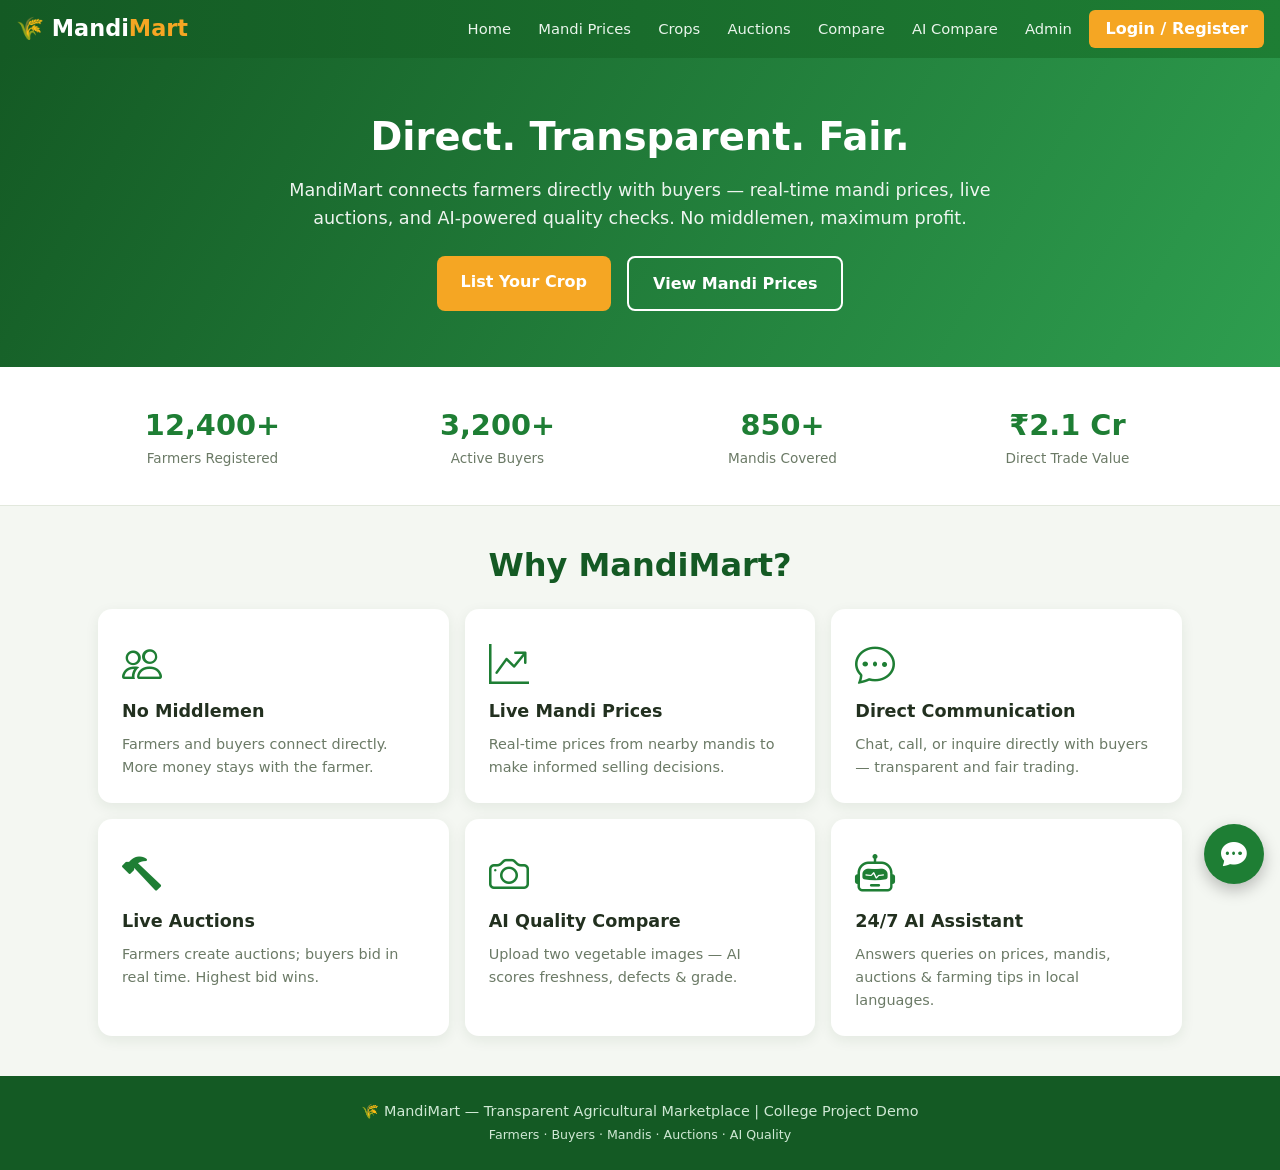
<file: index.html>
<!DOCTYPE html>
<html lang="en">
<head>

<meta charset="UTF-8">
<meta name="viewport" content="width=device-width, initial-scale=1.0">

<title>MandiMart – Direct Farmer-to-Buyer Marketplace</title>

<!-- Bootstrap CSS -->
<link href="https://cdn.jsdelivr.net/npm/bootstrap@5.3.0/dist/css/bootstrap.min.css" rel="stylesheet">

<!-- Bootstrap Icons -->
<link href="https://cdn.jsdelivr.net/npm/bootstrap-icons@1.10.0/font/bootstrap-icons.css" rel="stylesheet">

<!-- Custom CSS -->
<link rel="stylesheet" href="./style.css">

</head>
<body>
    <!-- ===== NAVBAR ===== -->
    <nav class="navbar-mandi">
        <a class="brand" href="index.html">🌾 Mandi<span>Mart</span></a>
        <div class="nav-links">
            <a href="index.html">Home</a>
            <a href="mandi.html">Mandi Prices</a>
            <a href="crops.html">Crops</a>
            <a href="auctions.html">Auctions</a>
            <a href="compare.html">Compare</a>
            <a href="aicompare.html">AI Compare</a>
            <a href="admin.html">Admin</a>
            <button class="btn-login" onclick="window.location.href='login.html'">Login / Register</button>
        </div>
    </nav>

    <!-- ===== HERO SECTION ===== -->
    <div class="hero">
        <h1>Direct. Transparent. Fair.</h1>
        <p>MandiMart connects farmers directly with buyers — real-time mandi prices, live auctions, and AI-powered quality checks. No middlemen, maximum profit.</p>
        <div class="hero-buttons">
            <a href="crops.html" class="btn-hero-primary">List Your Crop</a>
            <a href="mandi.html" class="btn-hero-secondary">View Mandi Prices</a>
        </div>
    </div>

    <!-- ===== STATS STRIP ===== -->
    <div class="stats-strip">
        <div class="container">
            <div class="row">
                <div class="col-6 col-md-3 stat-card">
                    <div class="num">12,400+</div>
                    <div class="lbl">Farmers Registered</div>
                </div>
                <div class="col-6 col-md-3 stat-card">
                    <div class="num">3,200+</div>
                    <div class="lbl">Active Buyers</div>
                </div>
                <div class="col-6 col-md-3 stat-card">
                    <div class="num">850+</div>
                    <div class="lbl">Mandis Covered</div>
                </div>
                <div class="col-6 col-md-3 stat-card">
                    <div class="num">₹2.1 Cr</div>
                    <div class="lbl">Direct Trade Value</div>
                </div>
            </div>
        </div>
    </div>

    <!-- ===== WHY MANDIMART ===== -->
    <main class="container">
        <section class="section">
            <h2>Why MandiMart?</h2>
            <div class="row g-3">
                <div class="col-md-4">
                    <div class="feature-card">
                        <i class="bi bi-people feature-icon"></i>
                        <div class="feature-title">No Middlemen</div>
                        <p class="feature-text">Farmers and buyers connect directly. More money stays with the farmer.</p>
                    </div>
                </div>
                <div class="col-md-4">
                    <div class="feature-card">
                        <i class="bi bi-graph-up-arrow feature-icon"></i>
                        <div class="feature-title">Live Mandi Prices</div>
                        <p class="feature-text">Real-time prices from nearby mandis to make informed selling decisions.</p>
                    </div>
                </div>
                <div class="col-md-4">
                    <div class="feature-card">
                        <i class="bi bi-chat-dots feature-icon"></i>
                        <div class="feature-title">Direct Communication</div>
                        <p class="feature-text">Chat, call, or inquire directly with buyers — transparent and fair trading.</p>
                    </div>
                </div>
                <div class="col-md-4">
                    <div class="feature-card">
                        <i class="bi bi-hammer feature-icon"></i>
                        <div class="feature-title">Live Auctions</div>
                        <p class="feature-text">Farmers create auctions; buyers bid in real time. Highest bid wins.</p>
                    </div>
                </div>
                <div class="col-md-4">
                    <div class="feature-card">
                        <i class="bi bi-camera feature-icon"></i>
                        <div class="feature-title">AI Quality Compare</div>
                        <p class="feature-text">Upload two vegetable images — AI scores freshness, defects & grade.</p>
                    </div>
                </div>
                <div class="col-md-4">
                    <div class="feature-card">
                        <i class="bi bi-robot feature-icon"></i>
                        <div class="feature-title">24/7 AI Assistant</div>
                        <p class="feature-text">Answers queries on prices, mandis, auctions & farming tips in local languages.</p>
                    </div>
                </div>
            </div>
        </section>
    </main>

    <!-- ===== FOOTER ===== -->
    <footer>
        🌾 MandiMart — Transparent Agricultural Marketplace | College Project Demo<br>
        <small>Farmers · Buyers · Mandis · Auctions · AI Quality</small>
    </footer>

    <!-- Chat FAB -->
    <button class="chat-fab" onclick="toggleChat()"><i class="bi bi-chat-dots-fill"></i></button>
    
    <!-- Chat Box -->
    <div class="chat-box" id="chatBox">
        <div class="chat-head">
            <span><i class="bi bi-robot"></i> MandiBot Assistant</span>
            <button onclick="toggleChat()">✕</button>
        </div>
        <div class="chat-body" id="chatBody">
            <div class="msg bot">👋 Namaste! I'm MandiBot. Ask me about mandi prices, auctions, crops, or farming tips.</div>
        </div>
        <div class="chat-input">
            <input id="chatInput" placeholder="Type your question..." onkeydown="if(event.key==='Enter')sendChat()">
            <button onclick="sendChat()"><i class="bi bi-send"></i></button>
        </div>
    </div>

    <!-- Scripts -->
    <script src="https://cdn.jsdelivr.net/npm/bootstrap@5.3.0/dist/js/bootstrap.bundle.min.js"></script>
<script src="./main.js"></script>
</body>
</html>
</file>
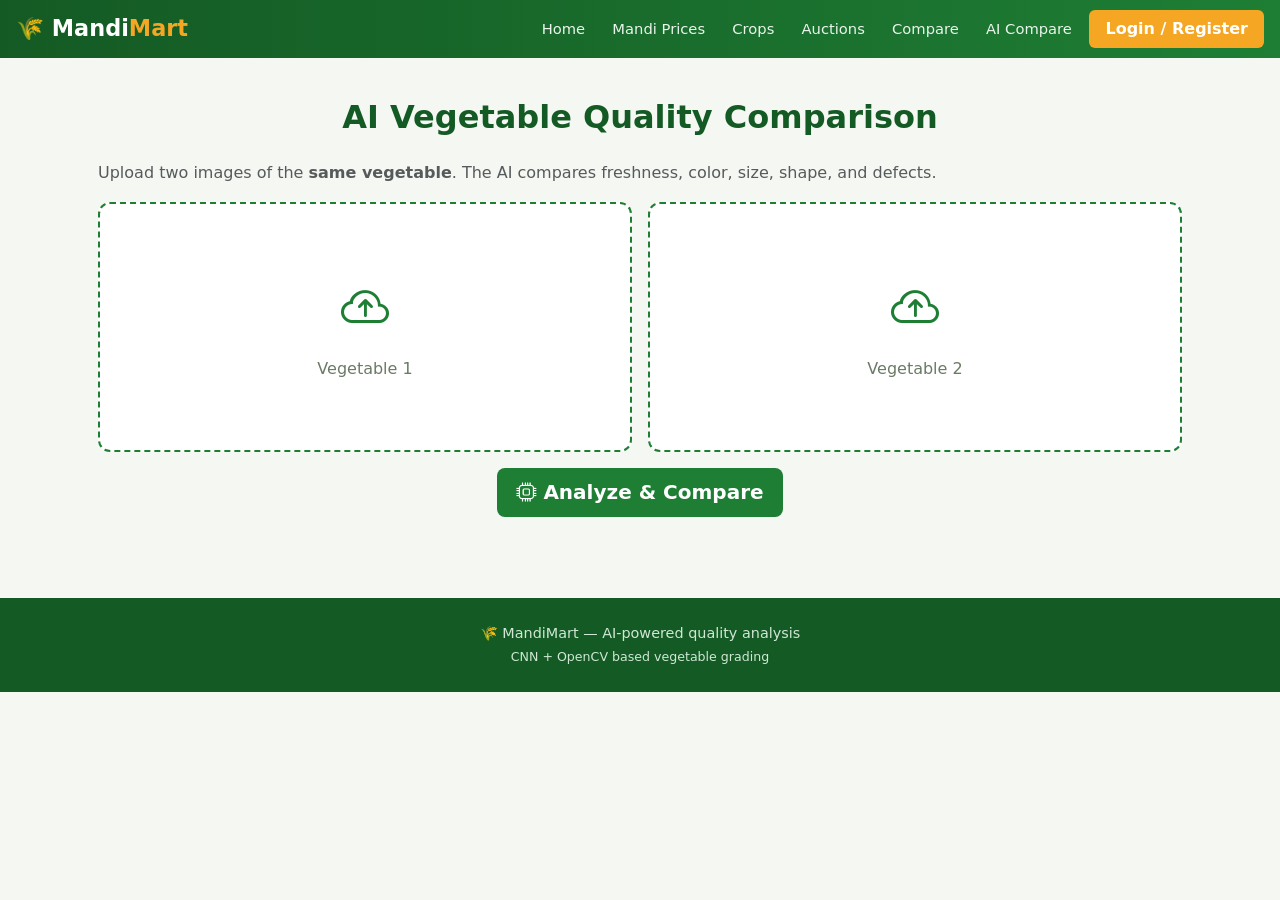
<file: aicompare.html>
<!DOCTYPE html>
<html lang="en">
<head>

    <meta charset="UTF-8">
    <meta name="viewport" content="width=device-width, initial-scale=1.0">

    <title>AI Compare - MandiMart</title>

    <!-- Bootstrap CSS -->
    <link
        href="https://cdn.jsdelivr.net/npm/bootstrap@5.3.0/dist/css/bootstrap.min.css"
        rel="stylesheet"
    >

    <!-- Bootstrap Icons -->
    <link
        href="https://cdn.jsdelivr.net/npm/bootstrap-icons@1.10.0/font/bootstrap-icons.css"
        rel="stylesheet"
    >

    <!-- MandiMart CSS -->
    <link rel="stylesheet" href="./style.css">

</head>

<body>

    <!-- ================= NAVBAR ================= -->

    <nav class="navbar-mandi">

        <a class="brand" href="index.html">
            🌾 Mandi<span>Mart</span>
        </a>

        <div class="nav-links">

            <a href="index.html">Home</a>

            <a href="mandi.html">Mandi Prices</a>

            <a href="crops.html">Crops</a>

            <a href="auctions.html">Auctions</a>

            <a href="compare.html">Compare</a>

            <a href="aicompare.html">AI Compare</a>

            <button
                class="btn-login"
                onclick="window.location.href='login.html'"
            >
                Login / Register
            </button>

        </div>

    </nav>


    <!-- ================= MAIN ================= -->

    <main class="container" style="min-height: 60vh;">

        <section class="section">

            <h2>AI Vegetable Quality Comparison</h2>

            <p class="text-muted">
                Upload two images of the
                <strong>same vegetable</strong>.
                The AI compares freshness, color, size, shape, and defects.
            </p>


            <!-- ================= UPLOAD BOXES ================= -->

            <div class="compare-grid">

                <!-- VEGETABLE 1 -->

                <div
                    class="drop-zone"
                    id="dz1"
                    onclick="document.getElementById('file1').click()"
                >

                    <i class="bi bi-cloud-arrow-up upload-icon"></i>

                    <div>Vegetable 1</div>

                    <input
                        type="file"
                        id="file1"
                        accept="image/*"
                        style="display:none"
                        onchange="loadImage('file1','img1','dz1')"
                    >

                    <img
                        id="img1"
                        style="display:none; max-width:100%; max-height:250px;"
                        alt="Vegetable 1 preview"
                    >

                </div>


                <!-- VEGETABLE 2 -->

                <div
                    class="drop-zone"
                    id="dz2"
                    onclick="document.getElementById('file2').click()"
                >

                    <i class="bi bi-cloud-arrow-up upload-icon"></i>

                    <div>Vegetable 2</div>

                    <input
                        type="file"
                        id="file2"
                        accept="image/*"
                        style="display:none"
                        onchange="loadImage('file2','img2','dz2')"
                    >

                    <img
                        id="img2"
                        style="display:none; max-width:100%; max-height:250px;"
                        alt="Vegetable 2 preview"
                    >

                </div>

            </div>


            <!-- ================= COMPARE BUTTON ================= -->

            <div class="text-center mt-3">

                <button
                    type="button"
                    class="btn btn-mandi btn-lg"
                    onclick="runAICompare()"
                >

                    <i class="bi bi-cpu"></i>

                    Analyze & Compare

                </button>

            </div>


            <!-- ================= AI RESULT ================= -->

            <div
                id="aiResult"
                class="mt-4"
            ></div>

        </section>

    </main>


    <!-- ================= FOOTER ================= -->

    <footer>

        🌾 MandiMart — AI-powered quality analysis

        <br>

        <small>
            CNN + OpenCV based vegetable grading
        </small>

    </footer>


    <!-- ================= SCRIPTS ================= -->

    <script
        src="https://cdn.jsdelivr.net/npm/bootstrap@5.3.0/dist/js/bootstrap.bundle.min.js">
    </script>

    <script src="./main.js"></script>

</body>
</html>
</file>
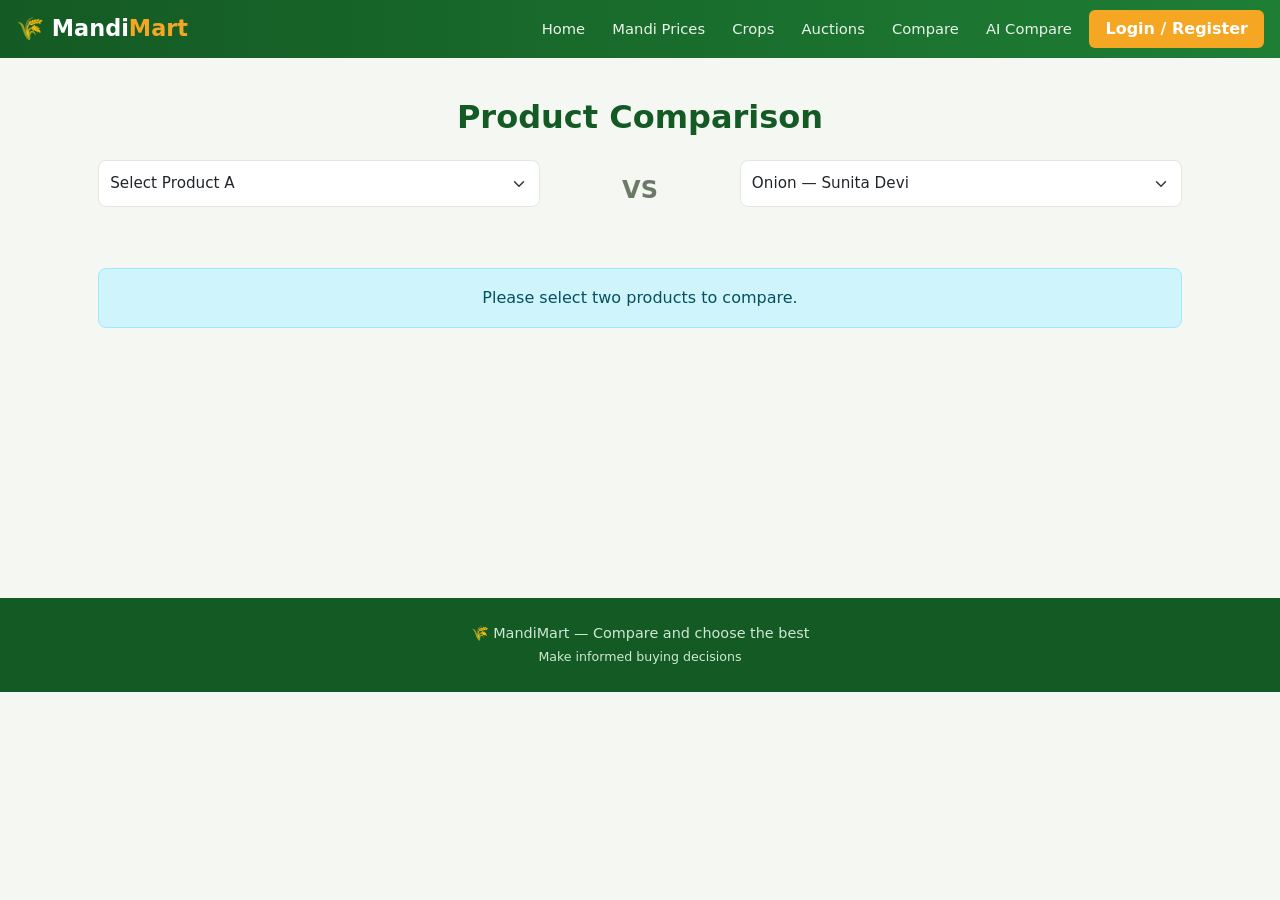
<file: compare.html>
<!DOCTYPE html>
<html lang="en">
<head>

    <meta charset="UTF-8">
    <meta name="viewport" content="width=device-width, initial-scale=1.0">

    <title>Compare Products - MandiMart</title>

    <!-- Bootstrap CSS -->
    <link
        href="https://cdn.jsdelivr.net/npm/bootstrap@5.3.0/dist/css/bootstrap.min.css"
        rel="stylesheet"
    >

    <!-- Bootstrap Icons -->
    <link
        href="https://cdn.jsdelivr.net/npm/bootstrap-icons@1.10.0/font/bootstrap-icons.css"
        rel="stylesheet"
    >

    <!-- MandiMart CSS -->
    <link rel="stylesheet" href="./style.css">

</head>

<body>

    <!-- ================= NAVBAR ================= -->

    <nav class="navbar-mandi">

        <a class="brand" href="index.html">
            🌾 Mandi<span>Mart</span>
        </a>

        <div class="nav-links">

            <a href="index.html">Home</a>

            <a href="mandi.html">Mandi Prices</a>

            <a href="crops.html">Crops</a>

            <a href="auctions.html">Auctions</a>

            <a href="compare.html">Compare</a>

            <a href="aicompare.html">AI Compare</a>

            <button
                class="btn-login"
                onclick="window.location.href='login.html'"
            >
                Login / Register
            </button>

        </div>

    </nav>


    <!-- ================= MAIN ================= -->

    <main class="container" style="min-height: 60vh;">

        <section class="section">

            <h2>Product Comparison</h2>

            <!-- PRODUCT SELECTORS -->

            <div class="compare-selector">

                <div class="row g-3 mb-3 align-items-center">

                    <!-- PRODUCT A -->

                    <div class="col-md-5">

                        <select
                            id="compA"
                            class="form-select form-select-lg"
                        >

                            <option value="">
                                Select Product A
                            </option>

                        </select>

                    </div>


                    <!-- VS -->

                    <div class="col-md-2 text-center">

                        <div class="vs-text">
                            VS
                        </div>

                    </div>


                    <!-- PRODUCT B -->

                    <div class="col-md-5">

                        <select
                            id="compB"
                            class="form-select form-select-lg"
                        >

                            <option value="">
                                Select Product B
                            </option>

                        </select>

                    </div>

                </div>

            </div>


            <!-- ================= RESULT ================= -->

            <!-- IMPORTANT:
                 There must be ONLY ONE compareResult -->

            <div
                id="compareResult"
                class="mt-5"
            >

                <div class="alert alert-info text-center">
                    Select two products to compare.
                </div>

            </div>

        </section>

    </main>


    <!-- ================= FOOTER ================= -->

    <footer>

        🌾 MandiMart — Compare and choose the best
        <br>

        <small>
            Make informed buying decisions
        </small>

    </footer>


    <!-- ================= SCRIPTS ================= -->

    <!-- Bootstrap JS -->
    <script
        src="https://cdn.jsdelivr.net/npm/bootstrap@5.3.0/dist/js/bootstrap.bundle.min.js">
    </script>

    <!-- MandiMart JavaScript -->
    <script src="./main.js"></script>

    <!-- Start Comparison -->
    <script>

        document.addEventListener("DOMContentLoaded", function () {

            if (typeof populateCompare === "function") {

                populateCompare();

            } else {

                console.error(
                    "populateCompare() was not found in main.js"
                );

            }

        });

    </script>

</body>
</html>
</file>
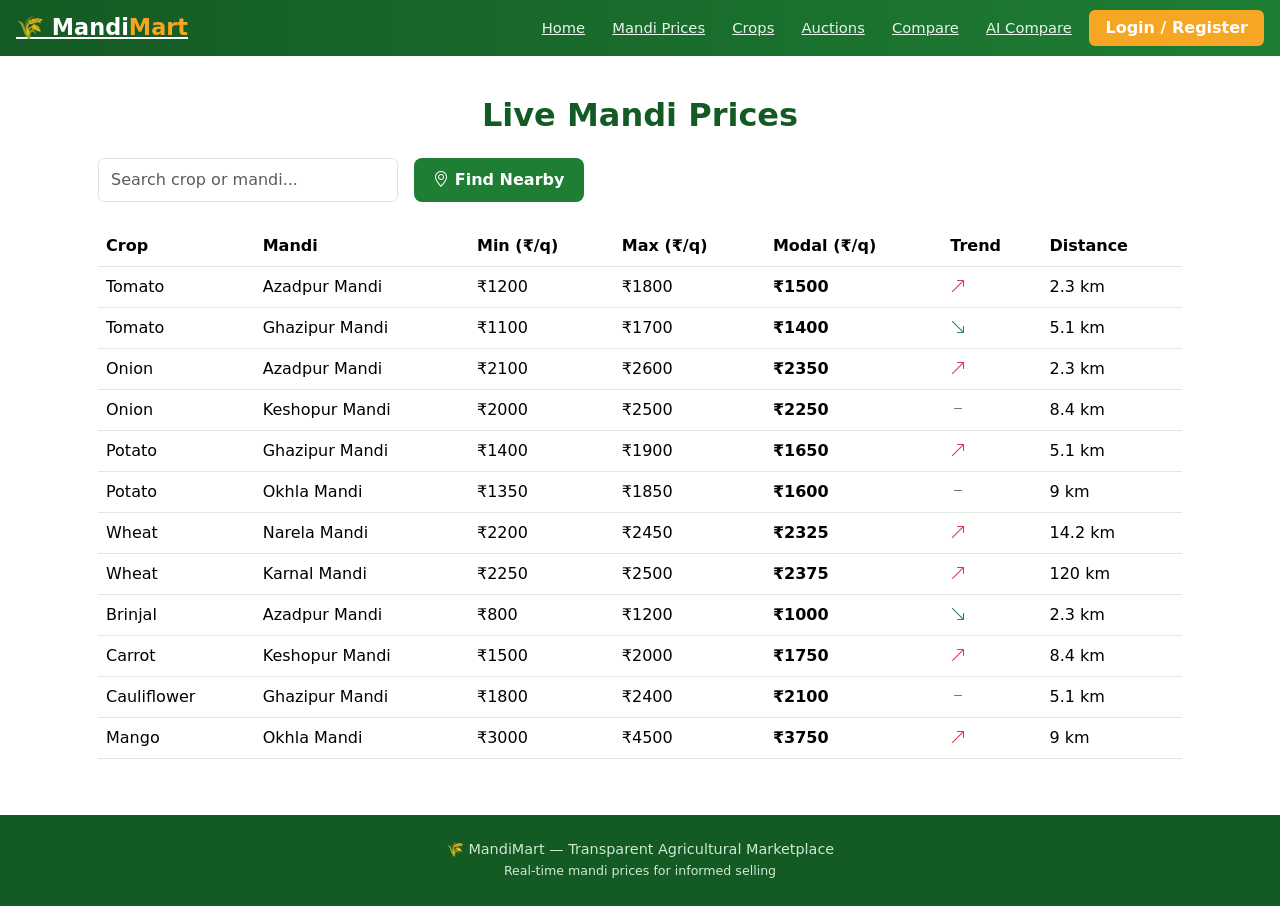
<file: mandi.html>
<!DOCTYPE html>
<html lang="en">
<head>

<meta charset="UTF-8">
<meta name="viewport" content="width=device-width, initial-scale=1.0">

<title>MandiMart – Direct Farmer-to-Buyer Marketplace</title>

<!-- Bootstrap CSS -->
<link href="https://cdn.jsdelivr.net/npm/bootstrap@5.3.0/dist/css/bootstrap.min.css" rel="stylesheet">

<!-- Bootstrap Icons -->
<link href="https://cdn.jsdelivr.net/npm/bootstrap-icons@1.10.0/font/bootstrap-icons.css" rel="stylesheet">

<!-- Custom CSS -->
<link rel="stylesheet" href="./style.css">

    <meta charset="UTF-8">
    <meta name="viewport" content="width=device-width, initial-scale=1.0">
    <title>Mandi Prices - MandiMart</title>
    <link href="https://cdn.jsdelivr.net/npm/bootstrap@5.3.0/dist/css/bootstrap.min.css" rel="stylesheet">
    <link href="https://cdn.jsdelivr.net/npm/bootstrap-icons@1.10.0/font/bootstrap-icons.css" rel="stylesheet">
</head>
<body>

    <!-- Same Navbar as index.html -->
    <nav class="navbar-mandi">
        <a class="brand" href="index.html">🌾 Mandi<span>Mart</span></a>
        <div class="nav-links">
            <a href="index.html">Home</a>
            <a href="mandi.html">Mandi Prices</a>
            <a href="crops.html">Crops</a>
            <a href="auctions.html">Auctions</a>
            <a href="compare.html">Compare</a>
            <a href="aicompare.html">AI Compare</a>
            <button class="btn-login" onclick="window.location.href='login.html'">Login / Register</button>
        </div>
    </nav>

    <main class="container" style="min-height:60vh">
        <section class="section">
            <h2>Live Mandi Prices</h2>
            
            <!-- Search and Filter -->
            <div class="search-bar">
                <input id="mandiSearch" class="form-control" placeholder="Search crop or mandi..." oninput="filterMandi()">
                <button class="btn-mandi" onclick="findNearby()">
                    <i class="bi bi-geo-alt"></i> Find Nearby
                </button>
            </div>
            
            <div id="nearbyMsg" class="alert alert-success" style="display:none"></div>
            
            <!-- Price Table -->
            <div class="table-responsive">
                <table class="table price-table">
                    <thead>
                        <tr>
                            <th>Crop</th>
                            <th>Mandi</th>
                            <th>Min (₹/q)</th>
                            <th>Max (₹/q)</th>
                            <th>Modal (₹/q)</th>
                            <th>Trend</th>
                            <th>Distance</th>
                        </tr>
                    </thead>
                    <tbody id="mandiBody">
                        <!-- Filled by JavaScript -->
                    </tbody>
                </table>
            </div>
        </section>
    </main>

    <footer>
        🌾 MandiMart — Transparent Agricultural Marketplace<br>
        <small>Real-time mandi prices for informed selling</small>
    </footer>

    <script src="https://cdn.jsdelivr.net/npm/bootstrap@5.3.0/dist/js/bootstrap.bundle.min.js"></script>
    <script src="main.js"></script>
    <script>
        // Load mandi data when page loads
        document.addEventListener('DOMContentLoaded', loadMandiData);
    </script>
</body>
</html>
</file>
<file: style.css>
/* ============================================
   MANDIMART - COMPLETE STYLESHEET
   Green Theme for Agricultural Marketplace
   ============================================ */

/* ===== CSS VARIABLES ===== */
:root {
    --green: #1e7e34;
    --green-dark: #145a24;
    --leaf: #2e9e4f;
    --gold: #f5a623;
    --cream: #f4f7f2;
    --ink: #22301f;
    --white: #ffffff;
    --gray: #6b7a66;
    --light-gray: #e2e8dd;
    --danger: #dc3545;
    --success: #28a745;
}

/* ===== RESET & BASE ===== */
* {
    box-sizing: border-box;
    margin: 0;
    padding: 0;
}

body {
    font-family: 'Segoe UI', system-ui, sans-serif;
    background: var(--cream);
    color: var(--ink);
    line-height: 1.6;
}

a {
    text-decoration: none;
    color: inherit;
}

/* ===== NAVBAR ===== */
.navbar-mandi {
    background: linear-gradient(90deg, var(--green-dark), var(--green));
    padding: 0.6rem 1rem;
    display: flex;
    align-items: center;
    justify-content: space-between;
    flex-wrap: wrap;
}

.navbar-mandi .brand {
    color: var(--white);
    font-weight: 800;
    font-size: 1.4rem;
}

.navbar-mandi .brand span {
    color: var(--gold);
}

.navbar-mandi .nav-links {
    display: flex;
    flex-wrap: wrap;
    align-items: center;
    gap: 0.5rem;
}

.navbar-mandi .nav-links a {
    color: #eaf5ec;
    margin: 0 0.6rem;
    font-weight: 500;
    font-size: 0.92rem;
    transition: color 0.3s;
}

.navbar-mandi .nav-links a:hover {
    color: var(--gold);
}

.btn-login {
    background: var(--gold);
    color: var(--white);
    border: none;
    padding: 0.4rem 1rem;
    border-radius: 6px;
    font-weight: 600;
    cursor: pointer;
    transition: transform 0.2s;
}

.btn-login:hover {
    transform: translateY(-2px);
}

/* ===== HERO SECTION ===== */
.hero {
    background: linear-gradient(120deg, #145a24, #2e9e4f);
    color: var(--white);
    padding: 3.5rem 1rem;
    text-align: center;
}

.hero h1 {
    font-weight: 800;
    font-size: 2.4rem;
    margin-bottom: 1rem;
}

.hero p {
    max-width: 720px;
    margin: 0.8rem auto;
    opacity: 0.92;
    font-size: 1.1rem;
}

.hero-buttons {
    margin-top: 1.5rem;
    display: flex;
    gap: 1rem;
    justify-content: center;
    flex-wrap: wrap;
}

.btn-hero-primary {
    background: var(--gold);
    color: var(--white);
    padding: 0.8rem 1.5rem;
    border-radius: 8px;
    font-weight: 700;
    transition: transform 0.2s;
}

.btn-hero-primary:hover {
    transform: translateY(-3px);
    color: var(--white);
}

.btn-hero-secondary {
    border: 2px solid var(--white);
    color: var(--white);
    padding: 0.8rem 1.5rem;
    border-radius: 8px;
    font-weight: 700;
    transition: all 0.3s;
}

.btn-hero-secondary:hover {
    background: var(--white);
    color: var(--green);
}

/* ===== STATS STRIP ===== */
.stats-strip {
    background: var(--white);
    border-bottom: 1px solid var(--light-gray);
    padding: 1rem 0;
}

.stat-card {
    text-align: center;
    padding: 1.2rem 0.5rem;
}

.stat-card .num {
    font-size: 1.8rem;
    font-weight: 800;
    color: var(--green);
}

.stat-card .lbl {
    font-size: 0.85rem;
    color: var(--gray);
}

/* ===== SECTIONS ===== */
.section {
    padding: 2.5rem 1rem;
}

.section h2 {
    font-weight: 800;
    color: var(--green-dark);
    margin-bottom: 1.5rem;
    text-align: center;
}

/* ===== FEATURE CARDS ===== */
.feature-card {
    background: var(--white);
    border-radius: 14px;
    padding: 1.5rem;
    box-shadow: 0 4px 14px rgba(20, 60, 30, 0.08);
    height: 100%;
    transition: transform 0.3s;
}

.feature-card:hover {
    transform: translateY(-5px);
}

.feature-icon {
    font-size: 2.5rem;
    color: var(--green);
    margin-bottom: 0.5rem;
}

.feature-title {
    font-weight: 700;
    font-size: 1.1rem;
    margin-bottom: 0.5rem;
}

.feature-text {
    color: var(--gray);
    font-size: 0.9rem;
    margin: 0;
}

/* ===== CARDS ===== */
.card {
    border: none;
    border-radius: 14px;
    box-shadow: 0 4px 14px rgba(20, 60, 30, 0.08);
    background: var(--white);
}

.form-card {
    padding: 1.5rem;
}

.form-card .card-title {
    font-weight: 700;
    margin-bottom: 1rem;
    color: var(--green-dark);
}

/* ===== BUTTONS ===== */
.btn-mandi {
    background: var(--green);
    color: var(--white);
    font-weight: 600;
    border: none;
    padding: 0.6rem 1.2rem;
    border-radius: 8px;
    cursor: pointer;
    transition: background 0.3s;
}

.btn-mandi:hover {
    background: var(--green-dark);
    color: var(--white);
}

.btn-outline-mandi {
    border: 2px solid var(--green);
    color: var(--green);
    font-weight: 600;
    background: transparent;
    padding: 0.6rem 1.2rem;
    border-radius: 8px;
    cursor: pointer;
    transition: all 0.3s;
}

.btn-outline-mandi:hover {
    background: var(--green);
    color: var(--white);
}

/* ===== FORMS ===== */
.form-control, .form-select {
    margin-bottom: 0.8rem;
    padding: 0.7rem;
    border: 1px solid var(--light-gray);
    border-radius: 8px;
    font-size: 0.95rem;
}

.form-control:focus, .form-select:focus {
    border-color: var(--green);
    box-shadow: 0 0 0 3px rgba(30, 126, 52, 0.1);
    outline: none;
}

/* ===== TABLES ===== */
.price-table {
    width: 100%;
    border-collapse: collapse;
}

.price-table th {
    background: var(--green);
    color: var(--white);
    padding: 0.8rem;
    text-align: left;
}

.price-table td {
    padding: 0.8rem;
    border-bottom: 1px solid var(--light-gray);
}

.price-table tr:hover {
    background: #f8faf7;
}

/* ===== SEARCH BAR ===== */
.search-bar {
    display: flex;
    gap: 1rem;
    margin-bottom: 1.5rem;
    flex-wrap: wrap;
}

.search-bar .form-control {
    max-width: 300px;
    margin: 0;
}

/* ===== DROP ZONES (AI Compare) ===== */
.compare-grid {
    display: grid;
    grid-template-columns: 1fr 1fr;
    gap: 1rem;
}

.drop-zone {
    border: 2px dashed var(--green);
    border-radius: 12px;
    padding: 2rem;
    text-align: center;
    color: var(--gray);
    background: var(--white);
    cursor: pointer;
    min-height: 250px;
    display: flex;
    flex-direction: column;
    justify-content: center;
    align-items: center;
    transition: all 0.3s;
}

.drop-zone:hover, .drop-zone.drag {
    background: #eaf5ec;
    border-color: var(--gold);
}

.drop-zone img {
    max-height: 160px;
    border-radius: 8px;
    margin-top: 0.5rem;
}

.upload-icon {
    font-size: 3rem;
    color: var(--green);
    margin-bottom: 0.5rem;
}

/* ===== RESULT CARDS ===== */
.result-card {
    background: var(--white);
    border-radius: 12px;
    padding: 1.5rem;
    box-shadow: 0 4px 12px rgba(0, 0, 0, 0.08);
}

/* ===== PROGRESS BARS ===== */
.progress {
    height: 10px;
    background: #e9ecef;
    border-radius: 5px;
    overflow: hidden;
    margin: 0.5rem 0;
}

.progress-bar {
    background: var(--green);
    height: 100%;
    transition: width 0.5s ease;
}

/* ===== CHATBOT ===== */
.chat-fab {
    position: fixed;
    bottom: 1rem;
    right: 1rem;
    z-index: 1040;
    width: 60px;
    height: 60px;
    border-radius: 50%;
    background: var(--green);
    color: var(--white);
    border: none;
    font-size: 1.6rem;
    box-shadow: 0 6px 16px rgba(0, 0, 0, 0.25);
    cursor: pointer;
    transition: transform 0.3s;
}

.chat-fab:hover {
    transform: scale(1.1);
}

.chat-box {
    position: fixed;
    bottom: 5rem;
    right: 1rem;
    z-index: 1050;
    width: 340px;
    max-height: 70vh;
    display: none;
    flex-direction: column;
    border-radius: 16px;
    overflow: hidden;
    box-shadow: 0 10px 30px rgba(0, 0, 0, 0.25);
    background: var(--white);
}

.chat-box.open {
    display: flex;
}

.chat-head {
    background: var(--green);
    color: var(--white);
    padding: 0.7rem 1rem;
    font-weight: 700;
    display: flex;
    justify-content: space-between;
    align-items: center;
}

.chat-head button {
    background: var(--white);
    border: none;
    border-radius: 50%;
    width: 28px;
    height: 28px;
    cursor: pointer;
}

.chat-body {
    background: var(--white);
    padding: 0.8rem;
    flex: 1;
    overflow-y: auto;
    font-size: 0.9rem;
    min-height: 260px;
    display: flex;
    flex-direction: column;
}

.chat-body .msg {
    margin: 0.35rem 0;
    padding: 0.5rem 0.7rem;
    border-radius: 10px;
    max-width: 85%;
    word-wrap: break-word;
}

.chat-body .bot {
    background: #eef5ec;
    align-self: flex-start;
}

.chat-body .user {
    background: var(--green);
    color: var(--white);
    margin-left: auto;
}

.chat-input {
    display: flex;
    border-top: 1px solid var(--light-gray);
}

.chat-input input {
    flex: 1;
    border: none;
    padding: 0.7rem;
    outline: none;
}

.chat-input button {
    background: var(--green);
    color: var(--white);
    border: none;
    padding: 0 1rem;
    cursor: pointer;
}

/* ===== LOGIN PAGE ===== */
.login-card {
    padding: 2rem;
}

.nav-pills-mandi .nav-link {
    color: var(--green);
    font-weight: 600;
}

.nav-pills-mandi .nav-link.active {
    background: var(--green);
    color: var(--white);
}

/* ===== ADMIN STATS ===== */
.stat-box {
    background: var(--white);
    border-radius: 14px;
    padding: 1.5rem;
    text-align: center;
    box-shadow: 0 4px 14px rgba(20, 60, 30, 0.08);
}

.stat-number {
    font-size: 2rem;
    font-weight: 800;
    color: var(--green);
}

.stat-label {
    color: var(--gray);
    font-size: 0.9rem;
}

/* ===== VS TEXT ===== */
.vs-text {
    font-size: 1.5rem;
    font-weight: 700;
    color: var(--gray);
    align-self: center;
}

/* ===== ALERTS ===== */
.alert {
    padding: 1rem;
    border-radius: 8px;
    margin-bottom: 1rem;
}

.alert-success {
    background: #d4edda;
    color: #155724;
    border: 1px solid #c3e6cb;
}

.alert-danger {
    background: #f8d7da;
    color: #721c24;
    border: 1px solid #f5c6cb;
}

/* ===== AUCTION CARDS ===== */
.auction-card {
    padding: 1.5rem;
}

.auction-live {
    background: var(--danger);
    color: var(--white);
    padding: 0.2rem 0.6rem;
    border-radius: 4px;
    font-size: 0.8rem;
}

.auction-ended {
    background: var(--gray);
    color: var(--white);
    padding: 0.2rem 0.6rem;
    border-radius: 4px;
    font-size: 0.8rem;
}

.timer {
    font-family: monospace;
    font-size: 1.2rem;
    color: var(--danger);
}

/* ===== CROP CARDS ===== */
.crop-card {
    display: flex;
    gap: 1rem;
    padding: 1.5rem;
}

.crop-emoji {
    font-size: 3rem;
}

.crop-info {
    flex-grow: 1;
}

.crop-grade {
    background: var(--success);
    color: var(--white);
    padding: 0.2rem 0.5rem;
    border-radius: 4px;
    font-size: 0.8rem;
}

/* ===== FOOTER ===== */
footer {
    background: var(--green-dark);
    color: #cfe8d4;
    padding: 1.5rem 1rem;
    text-align: center;
    font-size: 0.9rem;
}

/* ===== RESPONSIVE DESIGN ===== */
@media (max-width: 768px) {
    .hero h1 {
        font-size: 1.8rem;
    }
    
    .compare-grid {
        grid-template-columns: 1fr;
    }
    
    .navbar-mandi .nav-links {
        width: 100%;
        justify-content: center;
        margin-top: 0.5rem;
    }
    
    .chat-box {
        width: 90vw;
        right: 5vw;
    }
    
    .search-bar {
        flex-direction: column;
    }
    
    .search-bar .form-control {
        max-width: 100%;
    }
}

@media (max-width: 576px) {
    .stat-card .num {
        font-size: 1.4rem;
    }
    
    .feature-icon {
        font-size: 2rem;
    }
}
</file>
